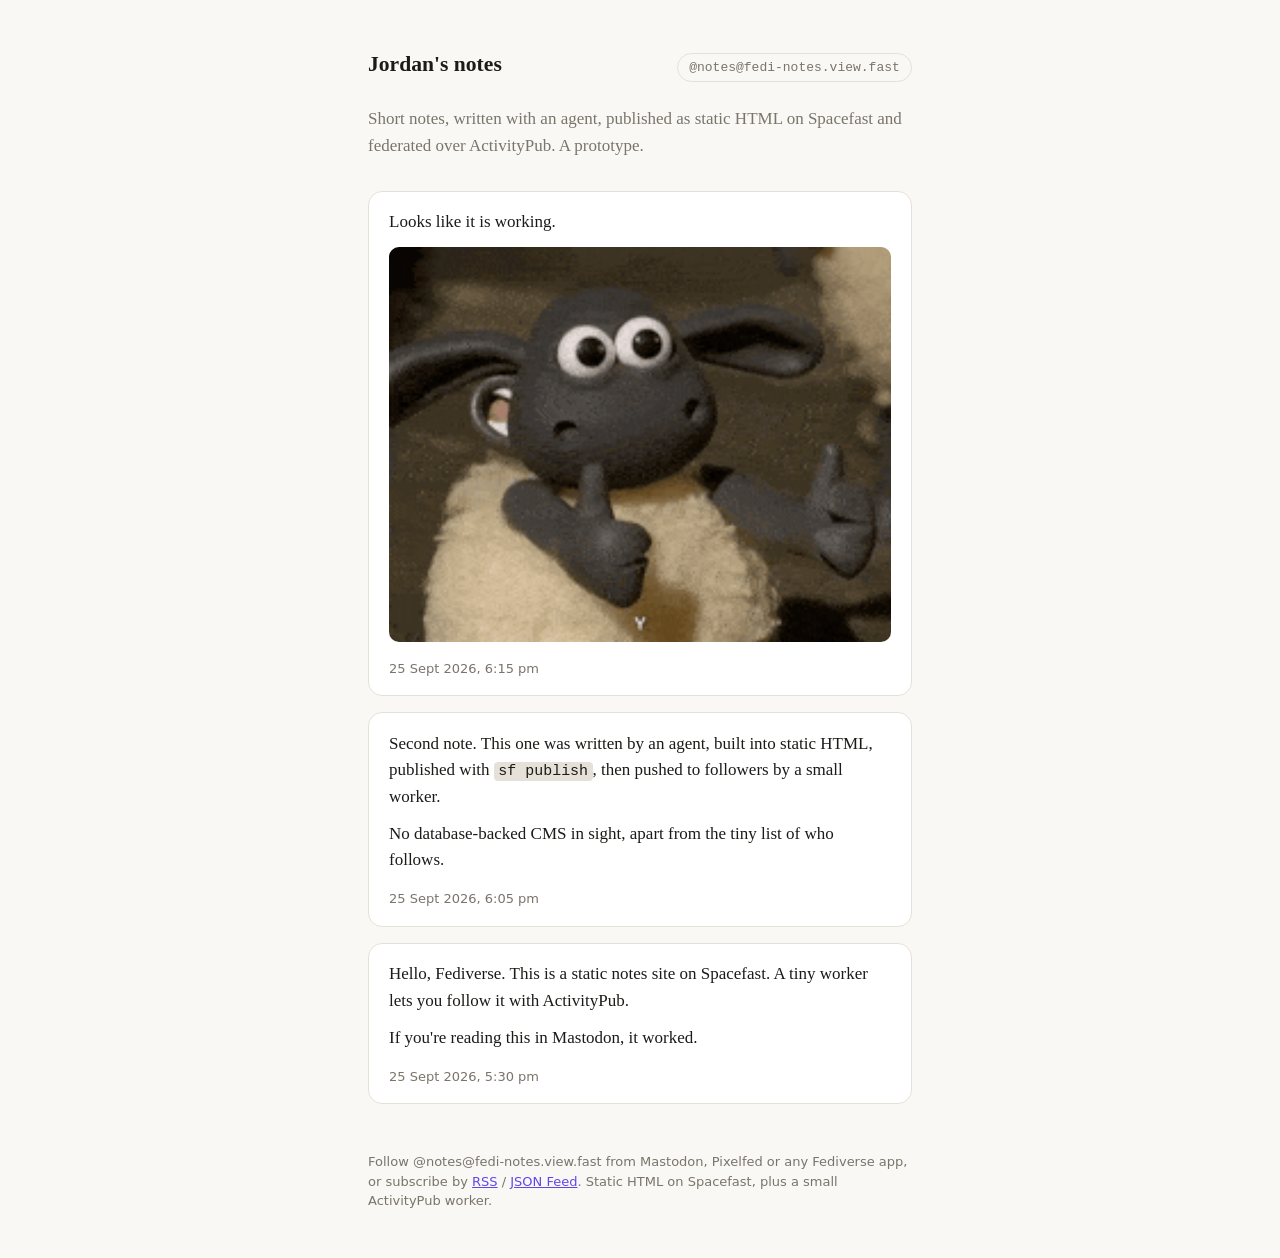
<file: index.html>
<!doctype html>
<html lang="en">
<head>
<meta charset="utf-8">
<meta name="viewport" content="width=device-width, initial-scale=1">
<title>Jordan's notes</title>
<link rel="alternate" type="application/activity+json" href="https://fedi-notes.view.fast/ap/actor">
<link rel="alternate" type="application/rss+xml" title="Jordan's notes" href="https://fedi-notes.view.fast/feed.xml">
<link rel="alternate" type="application/feed+json" title="Jordan's notes" href="https://fedi-notes.view.fast/feed.json">
<meta name="fediverse:creator" content="notes@fedi-notes.view.fast">
<link rel="stylesheet" href="/style.css">
</head>
<body>
<header class="me">
  <a class="name" href="/">Jordan's notes</a>
  <button class="handle" type="button" title="Copy handle" data-copy="@notes@fedi-notes.view.fast">@notes@fedi-notes.view.fast</button>
</header>
<main>
<p class="summary">Short notes, written with an agent, published as static HTML on Spacefast and federated over ActivityPub. A prototype.</p>
<article class="note">
  <div class="body"><p>Looks like it is working.</p></div>
  <div class="album" data-count="1"><img class="media" src="/media/timmy-it-works.gif" alt="Timmy the lamb from Shaun the Sheep, wide-eyed and slowly looking around." width="220" height="173" loading="lazy"></div>
  <a class="meta" href="/notes/2026-09-25-looks-like-it-is-working/"><time datetime="2026-09-25T08:15:00.000Z">25 Sept 2026, 6:15 pm</time></a>
</article>
<article class="note">
  <div class="body"><p>Second note. This one was written by an agent, built into static HTML, published with <code>sf publish</code>, then pushed to followers by a small worker.</p><p>No database-backed CMS in sight, apart from the tiny list of who follows.</p></div>
  
  <a class="meta" href="/notes/2026-09-25-second-note/"><time datetime="2026-09-25T08:05:00.000Z">25 Sept 2026, 6:05 pm</time></a>
</article>
<article class="note">
  <div class="body"><p>Hello, Fediverse. This is a static notes site on Spacefast. A tiny worker lets you follow it with ActivityPub.</p><p>If you're reading this in Mastodon, it worked.</p></div>
  
  <a class="meta" href="/notes/2026-09-25-hello-fediverse/"><time datetime="2026-09-25T07:30:00.000Z">25 Sept 2026, 5:30 pm</time></a>
</article>
</main>
<footer>Follow @notes@fedi-notes.view.fast from Mastodon, Pixelfed or any Fediverse app, or subscribe by <a href="/feed.xml">RSS</a> / <a href="/feed.json">JSON Feed</a>. Static HTML on Spacefast, plus a small ActivityPub worker.</footer>
<script>
document.querySelectorAll("[data-copy]").forEach((b) => b.onclick = async () => {
  try { await navigator.clipboard.writeText(b.dataset.copy); b.classList.add("copied"); setTimeout(() => b.classList.remove("copied"), 1200); } catch {}
});
</script>
</body>
</html>
</file>
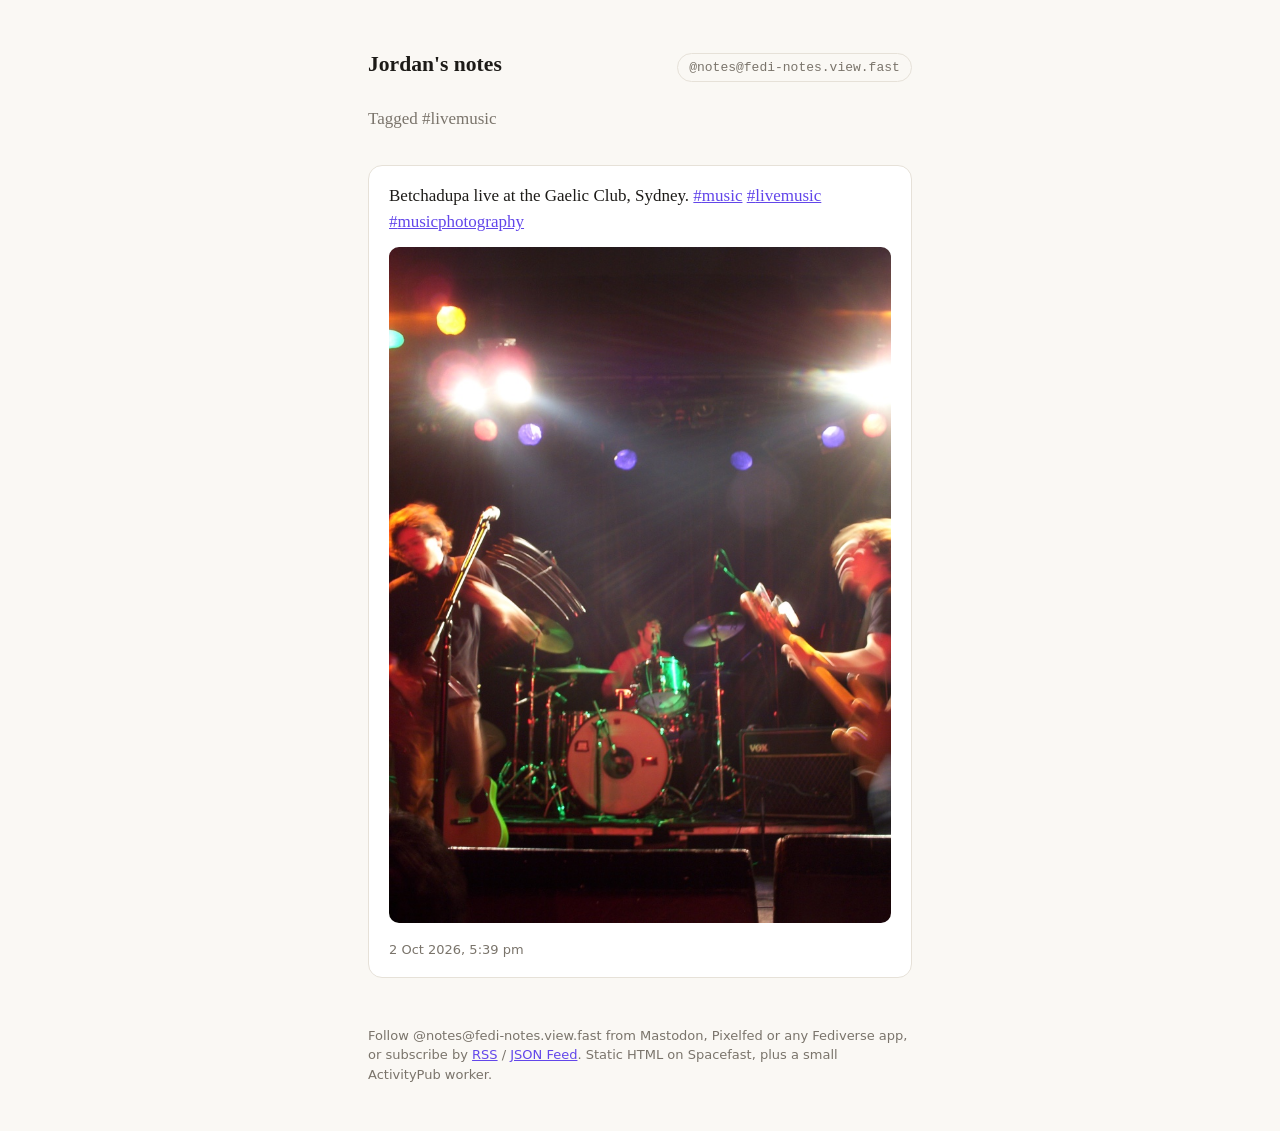
<file: tags/livemusic/index.html>
<!doctype html>
<html lang="en">
<head>
<meta charset="utf-8">
<meta name="viewport" content="width=device-width, initial-scale=1">
<title>#livemusic · Jordan's notes</title>
<link rel="alternate" type="application/activity+json" href="https://fedi-notes.view.fast/ap/actor">
<link rel="alternate" type="application/rss+xml" title="Jordan's notes" href="https://fedi-notes.view.fast/feed.xml">
<link rel="alternate" type="application/feed+json" title="Jordan's notes" href="https://fedi-notes.view.fast/feed.json">
<meta name="fediverse:creator" content="notes@fedi-notes.view.fast">
<link rel="stylesheet" href="/style.css">
</head>
<body>
<header class="me">
  <a class="name" href="/">Jordan's notes</a>
  <button class="handle" type="button" title="Copy handle" data-copy="@notes@fedi-notes.view.fast">@notes@fedi-notes.view.fast</button>
</header>
<main>
<p class="summary">Tagged #livemusic</p>
<article class="note">
  <div class="body"><p>Betchadupa live at the Gaelic Club, Sydney. <a href="https://fedi-notes.view.fast/tags/music" class="mention hashtag" rel="tag">#<span>music</span></a> <a href="https://fedi-notes.view.fast/tags/livemusic" class="mention hashtag" rel="tag">#<span>livemusic</span></a> <a href="https://fedi-notes.view.fast/tags/musicphotography" class="mention hashtag" rel="tag">#<span>musicphotography</span></a></p></div>
  <div class="album" data-count="1"><img class="media" src="/media/betchadupa-gaelic-club.jpg" alt="a photo of three members of an alternative rock band, rocking out onstage with motion blur" width="764" height="1029" loading="lazy"></div>
  <a class="meta" href="/notes/2026-10-02-betchadupa-gaelic-club/"><time datetime="2026-10-02T07:39:16.000Z">2 Oct 2026, 5:39 pm</time></a>
</article>
</main>
<footer>Follow @notes@fedi-notes.view.fast from Mastodon, Pixelfed or any Fediverse app, or subscribe by <a href="/feed.xml">RSS</a> / <a href="/feed.json">JSON Feed</a>. Static HTML on Spacefast, plus a small ActivityPub worker.</footer>
<script>
document.querySelectorAll("[data-copy]").forEach((b) => b.onclick = async () => {
  try { await navigator.clipboard.writeText(b.dataset.copy); b.classList.add("copied"); setTimeout(() => b.classList.remove("copied"), 1200); } catch {}
});
</script>
</body>
</html>
</file>
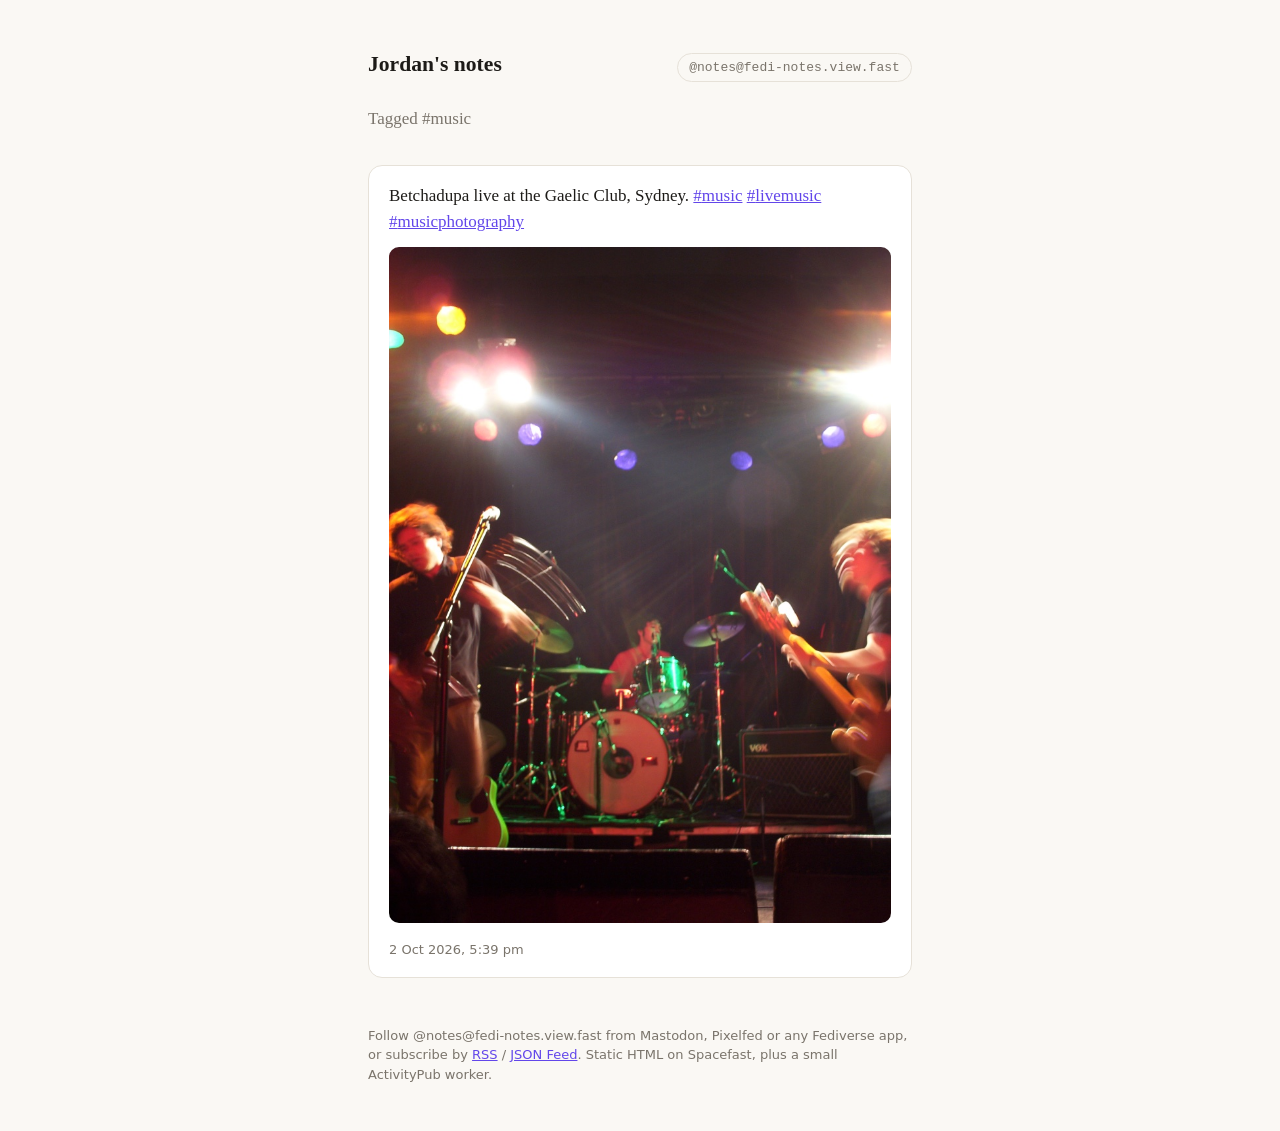
<file: tags/music/index.html>
<!doctype html>
<html lang="en">
<head>
<meta charset="utf-8">
<meta name="viewport" content="width=device-width, initial-scale=1">
<title>#music · Jordan's notes</title>
<link rel="alternate" type="application/activity+json" href="https://fedi-notes.view.fast/ap/actor">
<link rel="alternate" type="application/rss+xml" title="Jordan's notes" href="https://fedi-notes.view.fast/feed.xml">
<link rel="alternate" type="application/feed+json" title="Jordan's notes" href="https://fedi-notes.view.fast/feed.json">
<meta name="fediverse:creator" content="notes@fedi-notes.view.fast">
<link rel="stylesheet" href="/style.css">
</head>
<body>
<header class="me">
  <a class="name" href="/">Jordan's notes</a>
  <button class="handle" type="button" title="Copy handle" data-copy="@notes@fedi-notes.view.fast">@notes@fedi-notes.view.fast</button>
</header>
<main>
<p class="summary">Tagged #music</p>
<article class="note">
  <div class="body"><p>Betchadupa live at the Gaelic Club, Sydney. <a href="https://fedi-notes.view.fast/tags/music" class="mention hashtag" rel="tag">#<span>music</span></a> <a href="https://fedi-notes.view.fast/tags/livemusic" class="mention hashtag" rel="tag">#<span>livemusic</span></a> <a href="https://fedi-notes.view.fast/tags/musicphotography" class="mention hashtag" rel="tag">#<span>musicphotography</span></a></p></div>
  <div class="album" data-count="1"><img class="media" src="/media/betchadupa-gaelic-club.jpg" alt="a photo of three members of an alternative rock band, rocking out onstage with motion blur" width="764" height="1029" loading="lazy"></div>
  <a class="meta" href="/notes/2026-10-02-betchadupa-gaelic-club/"><time datetime="2026-10-02T07:39:16.000Z">2 Oct 2026, 5:39 pm</time></a>
</article>
</main>
<footer>Follow @notes@fedi-notes.view.fast from Mastodon, Pixelfed or any Fediverse app, or subscribe by <a href="/feed.xml">RSS</a> / <a href="/feed.json">JSON Feed</a>. Static HTML on Spacefast, plus a small ActivityPub worker.</footer>
<script>
document.querySelectorAll("[data-copy]").forEach((b) => b.onclick = async () => {
  try { await navigator.clipboard.writeText(b.dataset.copy); b.classList.add("copied"); setTimeout(() => b.classList.remove("copied"), 1200); } catch {}
});
</script>
</body>
</html>
</file>
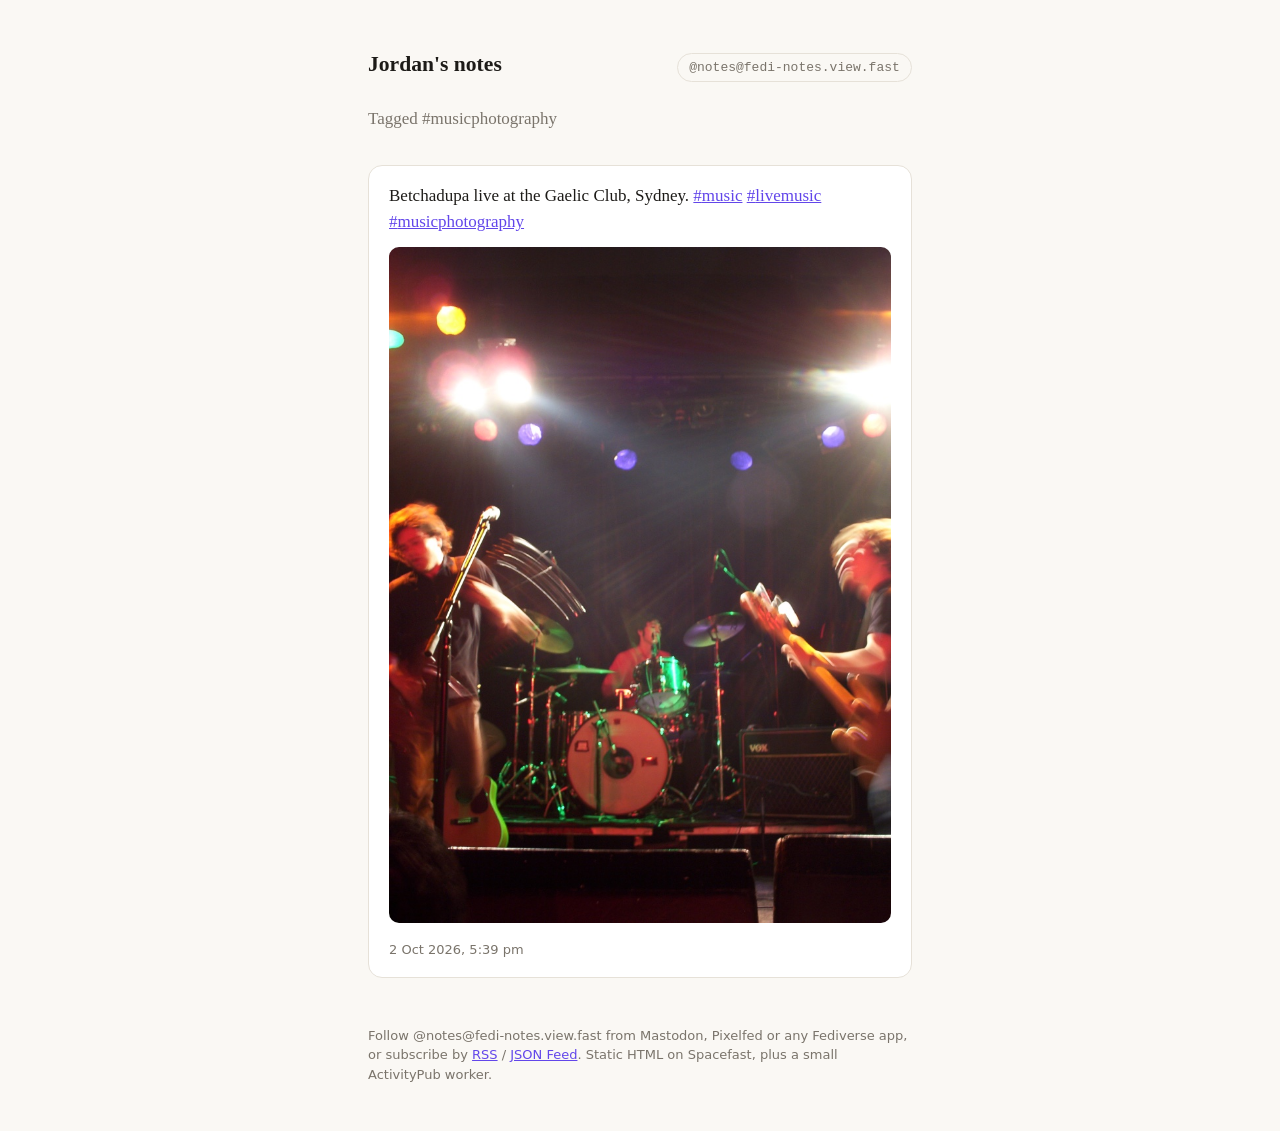
<file: tags/musicphotography/index.html>
<!doctype html>
<html lang="en">
<head>
<meta charset="utf-8">
<meta name="viewport" content="width=device-width, initial-scale=1">
<title>#musicphotography · Jordan's notes</title>
<link rel="alternate" type="application/activity+json" href="https://fedi-notes.view.fast/ap/actor">
<link rel="alternate" type="application/rss+xml" title="Jordan's notes" href="https://fedi-notes.view.fast/feed.xml">
<link rel="alternate" type="application/feed+json" title="Jordan's notes" href="https://fedi-notes.view.fast/feed.json">
<meta name="fediverse:creator" content="notes@fedi-notes.view.fast">
<link rel="stylesheet" href="/style.css">
</head>
<body>
<header class="me">
  <a class="name" href="/">Jordan's notes</a>
  <button class="handle" type="button" title="Copy handle" data-copy="@notes@fedi-notes.view.fast">@notes@fedi-notes.view.fast</button>
</header>
<main>
<p class="summary">Tagged #musicphotography</p>
<article class="note">
  <div class="body"><p>Betchadupa live at the Gaelic Club, Sydney. <a href="https://fedi-notes.view.fast/tags/music" class="mention hashtag" rel="tag">#<span>music</span></a> <a href="https://fedi-notes.view.fast/tags/livemusic" class="mention hashtag" rel="tag">#<span>livemusic</span></a> <a href="https://fedi-notes.view.fast/tags/musicphotography" class="mention hashtag" rel="tag">#<span>musicphotography</span></a></p></div>
  <div class="album" data-count="1"><img class="media" src="/media/betchadupa-gaelic-club.jpg" alt="a photo of three members of an alternative rock band, rocking out onstage with motion blur" width="764" height="1029" loading="lazy"></div>
  <a class="meta" href="/notes/2026-10-02-betchadupa-gaelic-club/"><time datetime="2026-10-02T07:39:16.000Z">2 Oct 2026, 5:39 pm</time></a>
</article>
</main>
<footer>Follow @notes@fedi-notes.view.fast from Mastodon, Pixelfed or any Fediverse app, or subscribe by <a href="/feed.xml">RSS</a> / <a href="/feed.json">JSON Feed</a>. Static HTML on Spacefast, plus a small ActivityPub worker.</footer>
<script>
document.querySelectorAll("[data-copy]").forEach((b) => b.onclick = async () => {
  try { await navigator.clipboard.writeText(b.dataset.copy); b.classList.add("copied"); setTimeout(() => b.classList.remove("copied"), 1200); } catch {}
});
</script>
</body>
</html>
</file>
<file: style.css>
:root {
  --bg: #faf8f4;
  --fg: #1d1b18;
  --muted: #7a746b;
  --line: #e6e1d8;
  --card: #ffffff;
  --accent: #6246ea;
  color-scheme: light dark;
}
@media (prefers-color-scheme: dark) {
  :root {
    --bg: #151412;
    --fg: #ece8e1;
    --muted: #9a9387;
    --line: #2c2a26;
    --card: #1c1b18;
    --accent: #a594ff;
  }
}
* { box-sizing: border-box; }
body {
  margin: 0;
  background: var(--bg);
  color: var(--fg);
  font: 17px/1.55 ui-serif, Georgia, "Iowan Old Style", serif;
}
.me, main, footer { max-width: 36rem; margin: 0 auto; padding: 0 16px; }
.me {
  display: flex; flex-wrap: wrap; gap: .5rem 1rem; align-items: baseline; justify-content: space-between;
  padding-top: 3rem; padding-bottom: 1.5rem;
}
.name { font-size: 1.35rem; font-weight: 600; color: inherit; text-decoration: none; }
.handle {
  font: 13px/1 ui-monospace, "SF Mono", Menlo, monospace; color: var(--muted);
  background: none; border: 1px solid var(--line); border-radius: 999px; padding: .45rem .7rem; cursor: pointer;
}
.handle:hover { color: var(--accent); border-color: var(--accent); }
.handle.copied::after { content: " ✓ copied"; color: var(--accent); }
.summary { color: var(--muted); margin: 0 0 2rem; }
.note {
  background: var(--card); border: 1px solid var(--line); border-radius: 14px;
  padding: 1.1rem 1.25rem .9rem; margin-bottom: 1rem;
}
.note .body p { margin: 0 0 .7rem; overflow-wrap: anywhere; }
.meta { font: 13px ui-sans-serif, system-ui, sans-serif; color: var(--muted); text-decoration: none; }
.meta:hover { color: var(--accent); }
a { color: var(--accent); }
code { font: .88em ui-monospace, Menlo, monospace; background: var(--line); padding: .1em .3em; border-radius: 4px; }
.reactions { font: 14px/1.5 ui-sans-serif, system-ui, sans-serif; }
.counts { color: var(--muted); }
.replies { list-style: none; padding: 0; }
.replies li { border-left: 2px solid var(--line); padding: .2rem 0 .2rem .9rem; margin-bottom: .8rem; }
.replies p { margin: .2rem 0 0; }
footer { color: var(--muted); font: 13px/1.5 ui-sans-serif, system-ui, sans-serif; padding-top: 2rem; padding-bottom: 3rem; }
.media { display: block; max-width: 100%; height: auto; border-radius: 10px; margin: .2rem 0 .8rem; }
.album { display: grid; gap: 4px; margin: .2rem 0 .8rem; border-radius: 10px; overflow: hidden; }
.album[data-count="2"], .album[data-count="4"] { grid-template-columns: 1fr 1fr; }
.album[data-count="3"] { grid-template-columns: 1fr 1fr; }
.album[data-count="3"] .media:first-child { grid-column: 1 / -1; }
.album .media { margin: 0; border-radius: 0; width: 100%; }
.album:not([data-count="1"]) .media { aspect-ratio: 1; object-fit: cover; }
</file>
